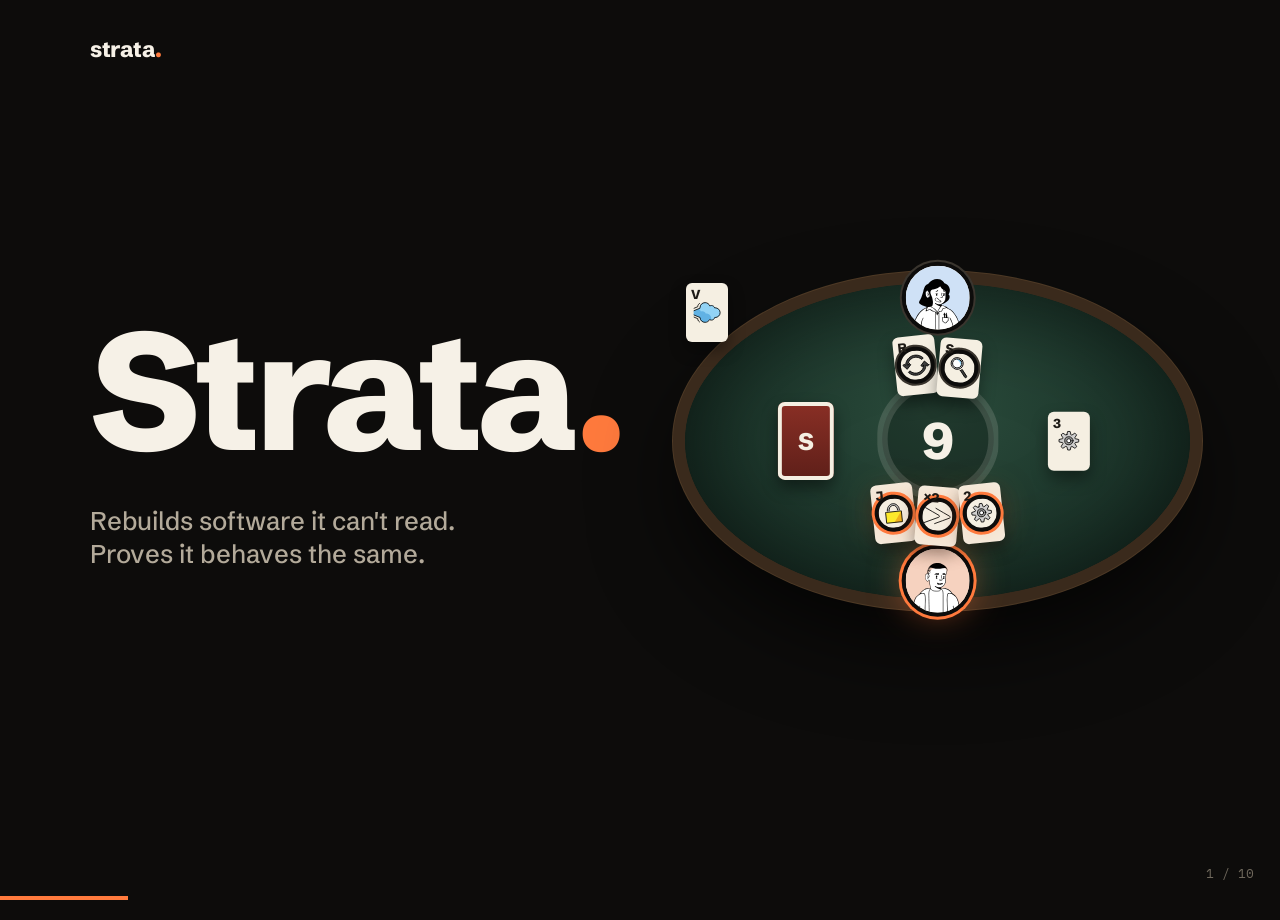
<file: pitch/index.html>
<!doctype html>
<html lang="en">
<head>
<meta charset="utf-8">
<meta name="viewport" content="width=device-width, initial-scale=1">
<title>Strata — pitch</title>
<link rel="preconnect" href="https://fonts.googleapis.com">
<link href="https://fonts.googleapis.com/css2?family=Schibsted+Grotesk:wght@500;700;800&family=IBM+Plex+Mono:wght@500&display=swap" rel="stylesheet">
<style>
:root {
  --bg: #0d0c0b; --line: #2a2621; --text: #f6f1e7; --muted: #b3aa9a; --faint: #6f685c;
  --paper: #f5efe2; --ink: #1d1a16; --heat: #ff7a3d; --hot: #ff4a3a; --ok: #7fd18b; --cool: #79b8ff;
  --felt: #1f3a2e; --felt-dark: #142820; --rim: #3a2a1c;
  --sans: "Schibsted Grotesk", "Helvetica Neue", Arial, sans-serif; --mono: "IBM Plex Mono", Menlo, monospace;
}
* { box-sizing: border-box; }
html, body { margin: 0; height: 100%; background: var(--bg); color: var(--text); font-family: var(--sans); overflow: hidden; }
.slide { position: absolute; inset: 0; padding: 8vh 7vw 10vh; display: grid; align-content: center; gap: 5vh;
  opacity: 0; transform: translateY(20px); transition: opacity .5s ease, transform .5s ease; pointer-events: none; }
.slide.active { opacity: 1; transform: none; pointer-events: auto; }
.tag { font-family: var(--mono); font-size: 15px; letter-spacing: .18em; color: var(--heat); text-transform: uppercase; }
h1, h2 { margin: 0; font-weight: 800; letter-spacing: -.035em; line-height: .95; }
h1 { font-size: clamp(80px, 13vw, 220px); }
h2 { font-size: clamp(48px, 6.4vw, 104px); }
h2 em, h1 em { font-style: normal; color: var(--heat); }
.sub { font-size: clamp(22px, 2vw, 32px); font-weight: 500; color: var(--muted); margin: 0; line-height: 1.3; }
.split { display: grid; grid-template-columns: 1fr 1.25fr; gap: 5vw; align-items: center; }
.row { display: grid; grid-auto-flow: column; grid-auto-columns: 1fr; gap: 4vw; align-items: end; }
.big { font-size: clamp(72px, 8vw, 140px); font-weight: 800; letter-spacing: -.04em; line-height: .9; }
.cap { font-size: 22px; font-weight: 500; color: var(--muted); margin-top: 14px; line-height: 1.3; }
.src { font-family: var(--mono); font-size: 12px; color: var(--faint); margin-top: 10px; }

/* 100-square grid */
.grid100 { display: grid; grid-template-columns: repeat(10, 1fr); gap: 5px; width: min(300px, 22vw); }
.grid100 i { aspect-ratio: 1; background: #2b2722; border-radius: 3px; transition: background .4s; }
.active .grid100 i.gone { background: var(--hot); }
/* bars */
.bars { display: grid; gap: 22px; width: 100%; }
.bar-row { display: grid; grid-template-columns: 170px 1fr 80px; gap: 18px; align-items: center; font-size: 24px; font-weight: 700; }
.track { height: 34px; background: #221f1b; border-radius: 6px; overflow: hidden; }
.fill { height: 100%; width: 0; border-radius: 6px; transition: width 1.4s cubic-bezier(.2,.7,.2,1) .3s; }
.active .fill.a { width: 99%; background: var(--muted); }
.active .fill.b { width: 40%; background: var(--hot); }
.dots { display: flex; gap: 18px; }
.dots i { width: 64px; height: 64px; border-radius: 50%; background: #2b2722; display: grid; place-items: center; font-style: normal; font-size: 34px; font-weight: 800; }
.active .dots i.bad { background: var(--hot); color: var(--bg); animation: pop .5s ease .9s both; }
@keyframes pop { from { transform: scale(.4); } }

/* table */
.table { position: relative; width: 100%; aspect-ratio: 1.6; border-radius: 50%;
  background: radial-gradient(ellipse at 50% 40%, #2b4c3c 0%, var(--felt) 45%, var(--felt-dark) 100%);
  box-shadow: 0 0 0 12px var(--rim), 0 0 0 13px #4d3925, 0 40px 90px rgba(0,0,0,.75), inset 0 0 100px rgba(0,0,0,.55); }
.gauge { position: absolute; left: 50%; top: 50%; width: 24%; aspect-ratio: 1; transform: translate(-50%,-50%); }
.gauge svg { width: 100%; height: 100%; transform: rotate(-90deg); }
.gauge circle { fill: none; stroke-width: 9; }
.gauge .trk { stroke: rgba(246,241,231,.14); fill: rgba(0,0,0,.25); }
.gauge .val { stroke: var(--heat); stroke-linecap: round; stroke-dasharray: 289; stroke-dashoffset: 289; }
.active .gauge .val { animation: heat 5s ease-in-out infinite; }
@keyframes heat { 0% { stroke-dashoffset: 289; stroke: var(--paper); } 60% { stroke: var(--heat); } 85% { stroke-dashoffset: 40; stroke: var(--hot); } 100% { stroke-dashoffset: 289; } }
.gauge b { position: absolute; inset: 0; display: grid; place-items: center; font-size: clamp(40px, 4vw, 72px); font-weight: 800; }
.seat { position: absolute; transform: translate(-50%,-50%); display: grid; justify-items: center; gap: 6px; }
.seat img { width: clamp(56px, 5vw, 84px); aspect-ratio: 1; border-radius: 50%; background: var(--paper); box-shadow: 0 0 0 4px var(--bg), 0 0 0 6px #3a352e; }
.seat.now img { box-shadow: 0 0 0 4px var(--bg), 0 0 0 7px var(--heat), 0 0 36px rgba(255,122,61,.55); }
.seat span { font-weight: 700; font-size: 18px; }
.hand { display: flex; }
.card { width: clamp(38px, 3.3vw, 56px); aspect-ratio: .72; background: var(--paper); border-radius: 6px; display: grid; place-items: center; position: relative;
  box-shadow: 0 8px 16px rgba(0,0,0,.4); margin: 0 1px; }
.card img { width: 70%; }
.card i { position: absolute; left: 5px; top: 3px; font-style: normal; font-weight: 800; font-size: 13px; color: var(--ink); }
.hand .card:nth-child(odd) { transform: rotate(-6deg); } .hand .card:nth-child(even) { transform: rotate(5deg) translateY(3px); }
.pile { position: absolute; top: 50%; transform: translate(-50%,-50%); }
.back { width: clamp(50px, 4.4vw, 74px); aspect-ratio: .72; border-radius: 7px; background: linear-gradient(#8a2f25,#5e1f19);
  box-shadow: inset 0 0 0 4px var(--paper), 0 8px 16px rgba(0,0,0,.45); display: grid; place-items: center; color: var(--paper); font-weight: 800; font-size: 24px; }
.fly { position: absolute; z-index: 3; }
.active .fly { animation: fly 3.2s cubic-bezier(.2,.7,.2,1) infinite; }
@keyframes fly { 0% { left: 50%; top: 72%; opacity: 0; transform: rotate(-20deg) scale(.8); } 12% { opacity: 1; }
  55% { left: 76%; top: 46%; transform: rotate(6deg) scale(1.15); opacity: 1; } 80%, 100% { left: 76%; top: 46%; opacity: 0; } }
.legend { display: flex; flex-wrap: wrap; gap: 12px; }
.legend span { display: flex; align-items: center; gap: 10px; padding: 8px 14px 8px 8px; background: #191714; border-radius: 999px; font-weight: 700; font-size: 18px; }
.legend .card { width: 30px; box-shadow: none; } .legend .card i { display: none; }

/* pipeline */
.flow { position: relative; display: grid; grid-template-columns: repeat(6, 1fr); align-items: start; }
.flow::before { content: ""; position: absolute; left: 8%; right: 8%; top: 54px; height: 3px; background: var(--line); }
.flow .pulse { position: absolute; top: 47px; left: 8%; width: 17px; height: 17px; border-radius: 50%; background: var(--heat); box-shadow: 0 0 24px var(--heat); }
.active .flow .pulse { animation: travel 4s ease-in-out infinite; }
@keyframes travel { from { left: 8%; } to { left: calc(92% - 17px); } }
.node { display: grid; justify-items: center; gap: 14px; text-align: center; position: relative; }
.node .o { width: 108px; height: 108px; border-radius: 50%; background: #191714; border: 3px solid var(--line); display: grid; place-items: center; font-size: 44px; }
.node .o img { width: 58%; }
.node b { font-size: 28px; font-weight: 800; }
.node small { font-family: var(--mono); font-size: 13px; color: var(--muted); }
.node.end .o { border-color: var(--ok); color: var(--ok); }

/* strata */
.rock { display: grid; border-radius: 14px; overflow: hidden; box-shadow: 0 30px 80px rgba(0,0,0,.6); }
.band { display: grid; grid-template-columns: 220px 1fr; align-items: center; gap: 24px; padding: 20px 28px; position: relative; }
.band .l { font-weight: 800; font-size: 22px; letter-spacing: .02em; }
.band .ex { display: flex; gap: 10px; flex-wrap: wrap; }
.band .ex span { background: rgba(0,0,0,.28); padding: 8px 14px; border-radius: 999px; font-weight: 700; font-size: 18px; }
.b1 { background: linear-gradient(90deg, #ff7a3d, #e5612a); color: #1a0c05; }
.b1 .ex span { background: rgba(255,255,255,.25); }
.b2 { background: #6b4a33; } .b3 { background: #4a3a2c; } .b4 { background: #2f2821; }
.b4 .ex span s { color: var(--hot); }
.b5 { background: #191613; font-family: var(--mono); }
.b5 .ex span { font-family: var(--mono); font-weight: 500; font-size: 14px; color: var(--muted); }
.grain { position: absolute; width: 6px; height: 6px; border-radius: 50%; background: var(--muted); top: -10px; opacity: 0; }
.active .grain { animation: fall 2.4s linear infinite; }
@keyframes fall { 0% { top: -10px; opacity: 0; } 20% { opacity: .9; } 100% { top: 100%; opacity: 0; } }

/* proof */
.vs { display: grid; grid-template-columns: 1fr 70px 1fr; gap: 0; align-items: stretch; }
.term { background: #12100e; border: 1px solid var(--line); border-radius: 12px; padding: 18px 20px; font-family: var(--mono); font-size: 15px; height: 300px; overflow: hidden; }
.term h4 { margin: 0 0 12px; font-family: var(--sans); font-size: 20px; font-weight: 800; color: var(--text); }
.term div { color: var(--muted); padding: 3px 0; white-space: nowrap; }
.eq { display: grid; align-content: center; justify-items: center; font-size: 46px; font-weight: 800; color: var(--ok); }
.stamp { display: inline-flex; align-items: center; gap: 18px; }
.stamp b { font-size: clamp(40px, 4vw, 64px); font-weight: 800; color: var(--bg); background: var(--ok); padding: 8px 22px; border-radius: 10px; transform: rotate(-3deg); }
.active .stamp b { animation: slam .5s cubic-bezier(.3,1.6,.5,1) 1.2s both; }
@keyframes slam { from { transform: rotate(-3deg) scale(2.2); opacity: 0; } }
.stamp span { font-size: 26px; font-weight: 700; color: var(--muted); }
.todo { border: 2px dashed var(--faint); padding: 2px 10px; border-radius: 6px; color: var(--faint); }

/* tech */
.tech { display: grid; grid-template-columns: repeat(4, 1fr); gap: 18px; }
.tech div { background: #171512; border-radius: 16px; padding: 28px 24px 30px; display: grid; gap: 14px; border-top: 5px solid var(--c); }
.tech b { font-size: clamp(36px, 3.4vw, 56px); font-weight: 800; letter-spacing: -.03em; }
.tech span { font-family: var(--mono); font-size: 14px; color: var(--muted); }

/* live frame */
.frame { border-radius: 14px; overflow: hidden; border: 1px solid var(--line); box-shadow: 0 30px 80px rgba(0,0,0,.6); background: #12100e; height: 62vh; display: grid; grid-template-rows: 36px 1fr; }
.frame .chrome { display: flex; align-items: center; gap: 8px; padding: 0 14px; background: #1b1916; }
.frame .chrome i { width: 11px; height: 11px; border-radius: 50%; background: #3a352e; }
.frame .chrome span { margin-left: 12px; font-family: var(--mono); font-size: 12px; color: var(--faint); }
.frame iframe { width: 100%; height: 100%; border: 0; background: var(--bg); }

/* chrome */
.progress { position: fixed; left: 0; bottom: 0; height: 4px; background: var(--heat); transition: width .5s ease; }
.hud { position: fixed; right: 26px; bottom: 18px; font-family: var(--mono); font-size: 13px; color: var(--faint); }
.logo { position: fixed; left: 7vw; top: 4vh; font-weight: 800; font-size: 22px; letter-spacing: -.02em; }
.logo i { font-style: normal; color: var(--heat); }
.notes { position: fixed; left: 0; right: 0; bottom: 0; max-height: 32vh; overflow: auto; padding: 18px 7vw 30px; background: #161411f2;
  border-top: 1px solid var(--line); font-size: 20px; font-weight: 500; line-height: 1.5; display: none; z-index: 10; }
.notes.show { display: block; }
.slide aside { display: none; }
</style>
</head>
<body>
<div class="logo">strata<i>.</i></div>

<!-- 1 · title -->
<section class="slide">
  <div class="split">
    <div style="display:grid;gap:4vh">
      <h1>Strata<em>.</em></h1>
      <p class="sub">Rebuilds software it can't read.<br>Proves it behaves the same.</p>
    </div>
    <div class="table" aria-hidden="true">
      <div class="gauge"><svg viewBox="0 0 100 100"><circle class="trk" cx="50" cy="50" r="46"/><circle class="val" cx="50" cy="50" r="46"/></svg><b>9</b></div>
      <div class="pile" style="left:24%"><div class="back">S</div></div>
      <div class="pile" style="left:76%"><div class="card"><i>3</i><img src="../ui/static/assets/cards/2699.svg" alt=""></div></div>
      <div class="fly"><div class="card"><i>V</i><img src="../ui/static/assets/cards/1F4A8.svg" alt=""></div></div>
      <div class="seat now" style="left:50%;top:84%"><div class="hand"><div class="card"><i>J</i><img src="../ui/static/assets/cards/1F512.svg" alt=""></div><div class="card"><i>×2</i><img src="../ui/static/assets/cards/23E9.svg" alt=""></div><div class="card"><i>2</i><img src="../ui/static/assets/cards/2699.svg" alt=""></div></div><img src="../ui/static/assets/faces/player-1.svg" alt=""></div>
      <div class="seat" style="left:50%;top:15%"><img src="../ui/static/assets/faces/player-2.svg" alt=""><div class="hand"><div class="card"><i>R</i><img src="../ui/static/assets/cards/1F504.svg" alt=""></div><div class="card"><i>S</i><img src="../ui/static/assets/cards/1F50D.svg" alt=""></div></div></div>
    </div>
  </div>
  <aside>Hi, we're Strata. We built an AI archaeologist: it studies a program it is not allowed to read, only by running it, rebuilds it in another language, and proves the rebuild behaves the same.</aside>
</section>

<!-- 2 · problem -->
<section class="slide">
  <div class="tag">The problem</div>
  <h2>Software <em>outlives</em> its code.</h2>
  <div class="row" style="align-items:center">
    <div style="display:flex;gap:28px;align-items:center">
      <div class="grid100" id="grid100"></div>
      <div><div class="big">87%</div><div class="cap">of classic games<br>can't be bought anymore</div><div class="src">Video Game History Foundation, 2023</div></div>
    </div>
    <div><div class="big">Bricked</div><div class="cap">devices die with<br>their company</div><div class="src">“You Bought It, They Bricked It”, 2026</div></div>
  </div>
  <aside>Programs outlive the code and the people behind them: old games, devices whose company died, legacy systems. Often the only evidence left is how the program behaves.</aside>
</section>

<!-- 3 · llms guess -->
<section class="slide">
  <div class="tag">Why not just ask an LLM?</div>
  <h2>LLMs <em>guess</em>.</h2>
  <div class="row" style="align-items:center">
    <div class="bars">
      <div class="bar-row"><span>Compiles</span><div class="track"><div class="fill a"></div></div><span>99%</span></div>
      <div class="bar-row"><span>Works</span><div class="track"><div class="fill b"></div></div><span style="color:var(--hot)">~40%</span></div>
      <div class="src">Decompiled code · Agent4Decompile, 2026</div>
    </div>
    <div>
      <div class="dots"><i></i><i></i><i></i><i></i><i class="bad">×</i></div>
      <div class="cap">1 in 5 “solved” patches is wrong</div><div class="src">SWE-ABS, 2026</div>
    </div>
  </div>
  <aside>Ask a model to port software and you get code that looks right. Decompiled code compiles 99% of the time but only behaves correctly about 40%. One in five "solved" benchmark patches is actually wrong. We need evidence, not guesses.</aside>
</section>

<!-- 4 · the black box -->
<section class="slide">
  <div class="split">
    <div style="display:grid;gap:4vh">
      <div class="tag">The black box</div>
      <h2>A game it has <em>never seen.</em></h2>
      <div class="legend">
        <span><span class="card"><img src="../ui/static/assets/cards/2699.svg" alt=""></span>Gear</span>
        <span><span class="card"><img src="../ui/static/assets/cards/1F4A8.svg" alt=""></span>Vent</span>
        <span><span class="card"><img src="../ui/static/assets/cards/1F504.svg" alt=""></span>Reverse</span>
        <span><span class="card"><img src="../ui/static/assets/cards/23E9.svg" alt=""></span>Double</span>
        <span><span class="card"><img src="../ui/static/assets/cards/1F512.svg" alt=""></span>Jam</span>
        <span><span class="card"><img src="../ui/static/assets/cards/1F50D.svg" alt=""></span>Scan</span>
      </div>
      <p class="sub">+ secret rule changes every run.</p>
    </div>
    <div class="table" aria-hidden="true">
      <div class="gauge"><svg viewBox="0 0 100 100"><circle class="trk" cx="50" cy="50" r="46"/><circle class="val" cx="50" cy="50" r="46"/></svg><b>11</b></div>
      <div class="pile" style="left:24%"><div class="back">S</div></div>
      <div class="pile" style="left:76%"><div class="card"><i>2</i><img src="../ui/static/assets/cards/2699.svg" alt=""></div></div>
      <div class="fly"><div class="card"><i>3</i><img src="../ui/static/assets/cards/2699.svg" alt=""></div></div>
      <div class="seat now" style="left:50%;top:84%"><div class="hand"><div class="card"><i>V</i><img src="../ui/static/assets/cards/1F4A8.svg" alt=""></div><div class="card"><i>S</i><img src="../ui/static/assets/cards/1F50D.svg" alt=""></div></div><img src="../ui/static/assets/faces/player-3.svg" alt=""></div>
      <div class="seat" style="left:50%;top:15%"><img src="../ui/static/assets/faces/player-4.svg" alt=""><div class="hand"><div class="card"><i>J</i><img src="../ui/static/assets/cards/1F512.svg" alt=""></div><div class="card"><i>R</i><img src="../ui/static/assets/cards/1F504.svg" alt=""></div><div class="card"><i>1</i><img src="../ui/static/assets/cards/2699.svg" alt=""></div></div></div>
    </div>
  </div>
  <aside>Our black box is an original card game: push a shared pressure meter, don't be the one who overloads it. The AI never sees the code, and every run we secretly change some rules, so reciting any known game fails. What it learns has to come from evidence.</aside>
</section>

<!-- 5 · pipeline -->
<section class="slide">
  <div class="tag">How it works</div>
  <h2>Dig. Guess. Test. <em>Prove.</em></h2>
  <div class="flow">
    <span class="pulse"></span>
    <div class="node"><div class="o">📖</div><b>Survey</b><small>reads the manual</small></div>
    <div class="node"><div class="o">🔎</div><b>Check</b><small>vs recorded games</small></div>
    <div class="node"><div class="o"><img src="../ui/static/assets/cards/2699.svg" alt=""></div><b>Probe</b><small>runs experiments</small></div>
    <div class="node"><div class="o">💡</div><b>Guess</b><small>rules as code</small></div>
    <div class="node"><div class="o">⟨/⟩</div><b>Rebuild</b><small>in JavaScript</small></div>
    <div class="node end"><div class="o">✓</div><b>Verify</b><small>accept / block</small></div>
  </div>
  <aside>Six stages: survey the manual, check its claims against recorded games, run new experiments on the live binary, turn evidence into rules, rebuild in JavaScript, and an independent verifier with no AI in it accepts or blocks the rebuild.</aside>
</section>

<!-- 6 · strata -->
<section class="slide">
  <div class="tag">The evidence ledger</div>
  <h2>Models propose. <em>Code decides.</em></h2>
  <div class="rock">
    <div class="band b1"><span class="l">PROVEN</span><span class="ex"><span>Vent cools by 4</span></span></div>
    <div class="band b2"><span class="l">GUESS</span><span class="ex"><span>Jam cancels the next card</span></span></div>
    <div class="band b3"><span class="l">SEEN</span><span class="ex"><span>Gear 3 → +3</span><span>Double → 2 moves</span><span>out at 12</span></span></div>
    <div class="band b4"><span class="l">MANUAL</span><span class="ex"><span><s>Vent cools by 3</s> ✗</span></span></div>
    <div class="band b5"><span class="l">TRACES</span><span class="ex"><span>22,736 recorded steps</span></span>
      <i class="grain" style="left:30%"></i><i class="grain" style="left:52%;animation-delay:.8s"></i><i class="grain" style="left:71%;animation-delay:1.5s"></i></div>
  </div>
  <aside>Evidence piles up like rock layers. Raw traces at the bottom, then what was seen, then guesses, then proven rules. A model can suggest, only code can mark a rule proven. Here the manual said Vent cools by 3, the evidence said 4: a planted change, caught.</aside>
</section>

<!-- 7 · proof -->
<section class="slide">
  <div class="tag">Proof, not vibes</div>
  <div class="vs">
    <div class="term"><h4>Original · Python</h4><div id="left"></div></div>
    <div class="eq">=</div>
    <div class="term"><h4>Rebuild · JavaScript</h4><div id="right"></div></div>
  </div>
  <div class="stamp"><b>ACCEPTED</b><span><span class="todo">N</span> games · 0 divergences</span></div>
  <aside>Proof is mechanical: replay every recorded game on both versions, fuzz thousands more with the same scripted deck, and shrink any difference to the shortest failing game. The verifier says accepted or blocked. Replace N with our real verifier number.</aside>
</section>

<!-- 8 · tech -->
<section class="slide">
  <div class="tag">Built with</div>
  <h2>Two models. <em>Neither decides.</em></h2>
  <div class="tech">
    <div style="--c:#5b8def"><b>Writes</b><span>Meta Muse Spark</span></div>
    <div style="--c:#ff7a3d"><b>Chooses</b><span>SubQ Snap · 384K context</span></div>
    <div style="--c:#b48cff"><b>Talks</b><span>Fetch.ai · ASI:One</span></div>
    <div style="--c:#7fd18b"><b>Decides</b><span>plain code · sandboxed</span></div>
  </div>
  <aside>Muse writes hypotheses and the rebuild. SubQ makes long-context decisions over all the evidence, like which experiment to run next. Fetch.ai agents let you talk to it in ASI:One. Deterministic code makes every final decision, and AI-written code runs sandboxed with no keys.</aside>
</section>

<!-- 9 · live -->
<section class="slide">
  <div class="tag">Live</div>
  <div class="frame"><div class="chrome"><i></i><i></i><i></i><span>localhost:8765 · strata live view</span></div>
    <iframe title="Strata live view" data-src="http://localhost:8765/"></iframe></div>
  <aside>This is the real app. Press Start: cards fly, pressure rises, players get knocked out. Switch to Behind the scenes: what it saw, guessed and proved. Point at "Vent lowers pressure by 4".</aside>
</section>

<!-- 10 · close -->
<section class="slide">
  <h1 style="font-size:clamp(64px,8.5vw,150px)">Rebuilt.<br><em>With proof.</em></h1>
  <p class="sub">For every program that outlived its creator.</p>
  <aside>The same loop works for abandoned tools, protocols of bricked devices and legacy code. Strata: rebuilt, with proof. Thank you.</aside>
</section>

<div class="notes" id="notes"></div>
<div class="progress" id="progress"></div>
<div class="hud" id="hud"></div>
<script>
const slides = [...document.querySelectorAll(".slide")];
const notes = document.getElementById("notes");
const grid = document.getElementById("grid100");
grid.append(...Array.from({ length: 100 }, (_, i) => { const cell = document.createElement("i"); if (i < 87) cell.className = "gone"; cell.style.transitionDelay = `${i * 12}ms`; return cell; }));

const LINES = ["s0 play gear3  p=3", "s1 play vent   p=0", "s0 draw        +1 card", "s1 play double →2 moves", "s0 play jam    —", "s1 play gear2  —", "s0 play scan   saw 2", "s1 play gear1  p=1", "s0 play gear3  p=4", "s1 draw        +1 card"];
let ticker = null;
function runTerminals(on) {
  clearInterval(ticker);
  const left = document.getElementById("left"); const right = document.getElementById("right");
  left.replaceChildren(); right.replaceChildren();
  if (!on) return;
  let n = 0;
  ticker = setInterval(() => {
    [left, right].forEach((term) => {
      const line = document.createElement("div");
      line.textContent = `✓ ${String(n + 1).padStart(4, "0")}  ${LINES[n % LINES.length]}`;
      term.append(line);
      while (term.children.length > 10) term.firstChild.remove();
    });
    n += 1;
  }, 260);
}

let index = Math.max(0, Math.min(slides.length - 1, Number.parseInt(location.hash.slice(1) || "1", 10) - 1));
function show(next) {
  index = Math.max(0, Math.min(slides.length - 1, next));
  slides.forEach((slide, i) => slide.classList.toggle("active", i === index));
  document.getElementById("hud").textContent = `${index + 1} / ${slides.length}`;
  document.getElementById("progress").style.width = `${((index + 1) / slides.length) * 100}%`;
  notes.textContent = slides[index].querySelector("aside")?.textContent.trim() || "";
  runTerminals(slides[index].contains(document.getElementById("left")));
  const frame = slides[index].querySelector("iframe[data-src]");
  if (frame && !frame.src) frame.src = frame.dataset.src;
  history.replaceState(null, "", `#${index + 1}`);
}
document.addEventListener("keydown", (event) => {
  if (["ArrowRight", "PageDown", " "].includes(event.key)) { event.preventDefault(); show(index + 1); }
  if (["ArrowLeft", "PageUp"].includes(event.key)) { event.preventDefault(); show(index - 1); }
  if (event.key.toLowerCase() === "n") notes.classList.toggle("show");
  if (event.key.toLowerCase() === "f") (document.fullscreenElement ? document.exitFullscreen() : document.documentElement.requestFullscreen()).catch(() => {});
});
document.addEventListener("click", (event) => { if (!event.target.closest("iframe")) show(index + (event.clientX > innerWidth / 3 ? 1 : -1)); });
show(index);
</script>
</body>
</html>
</file>
